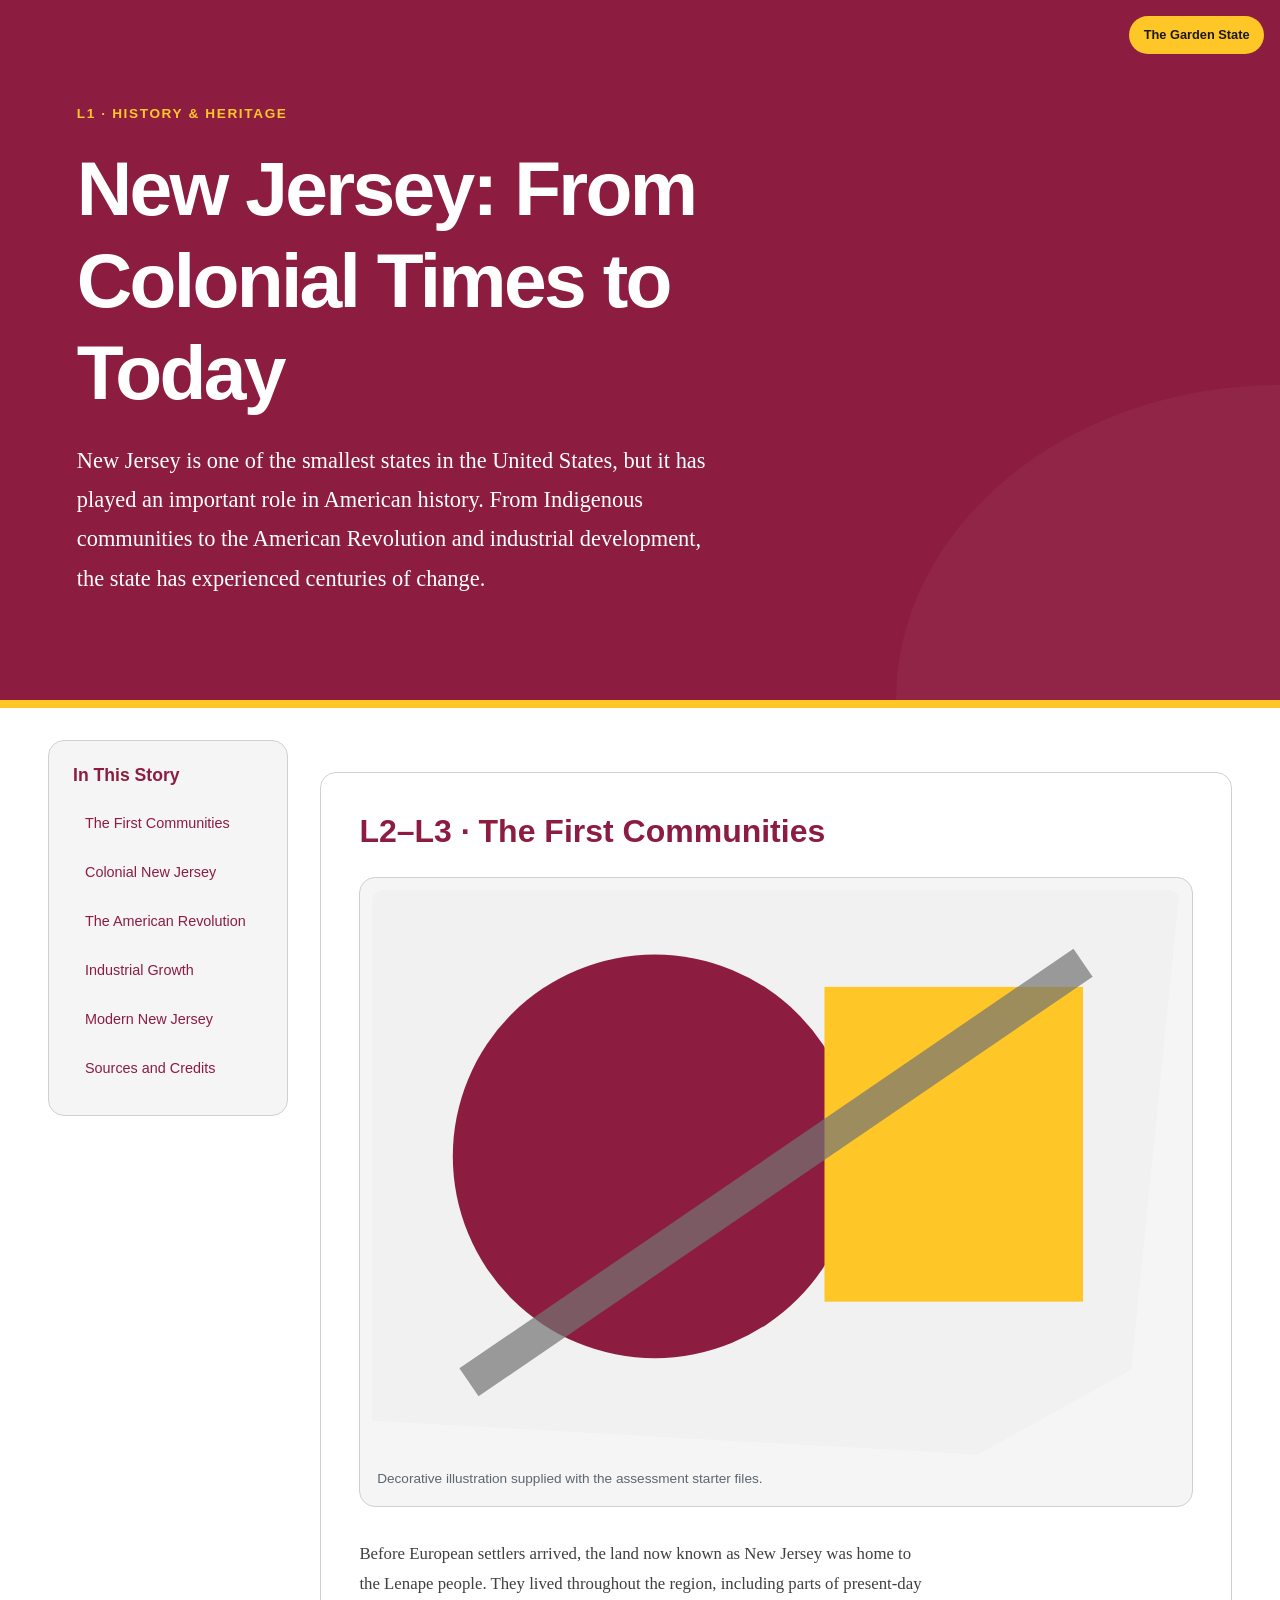
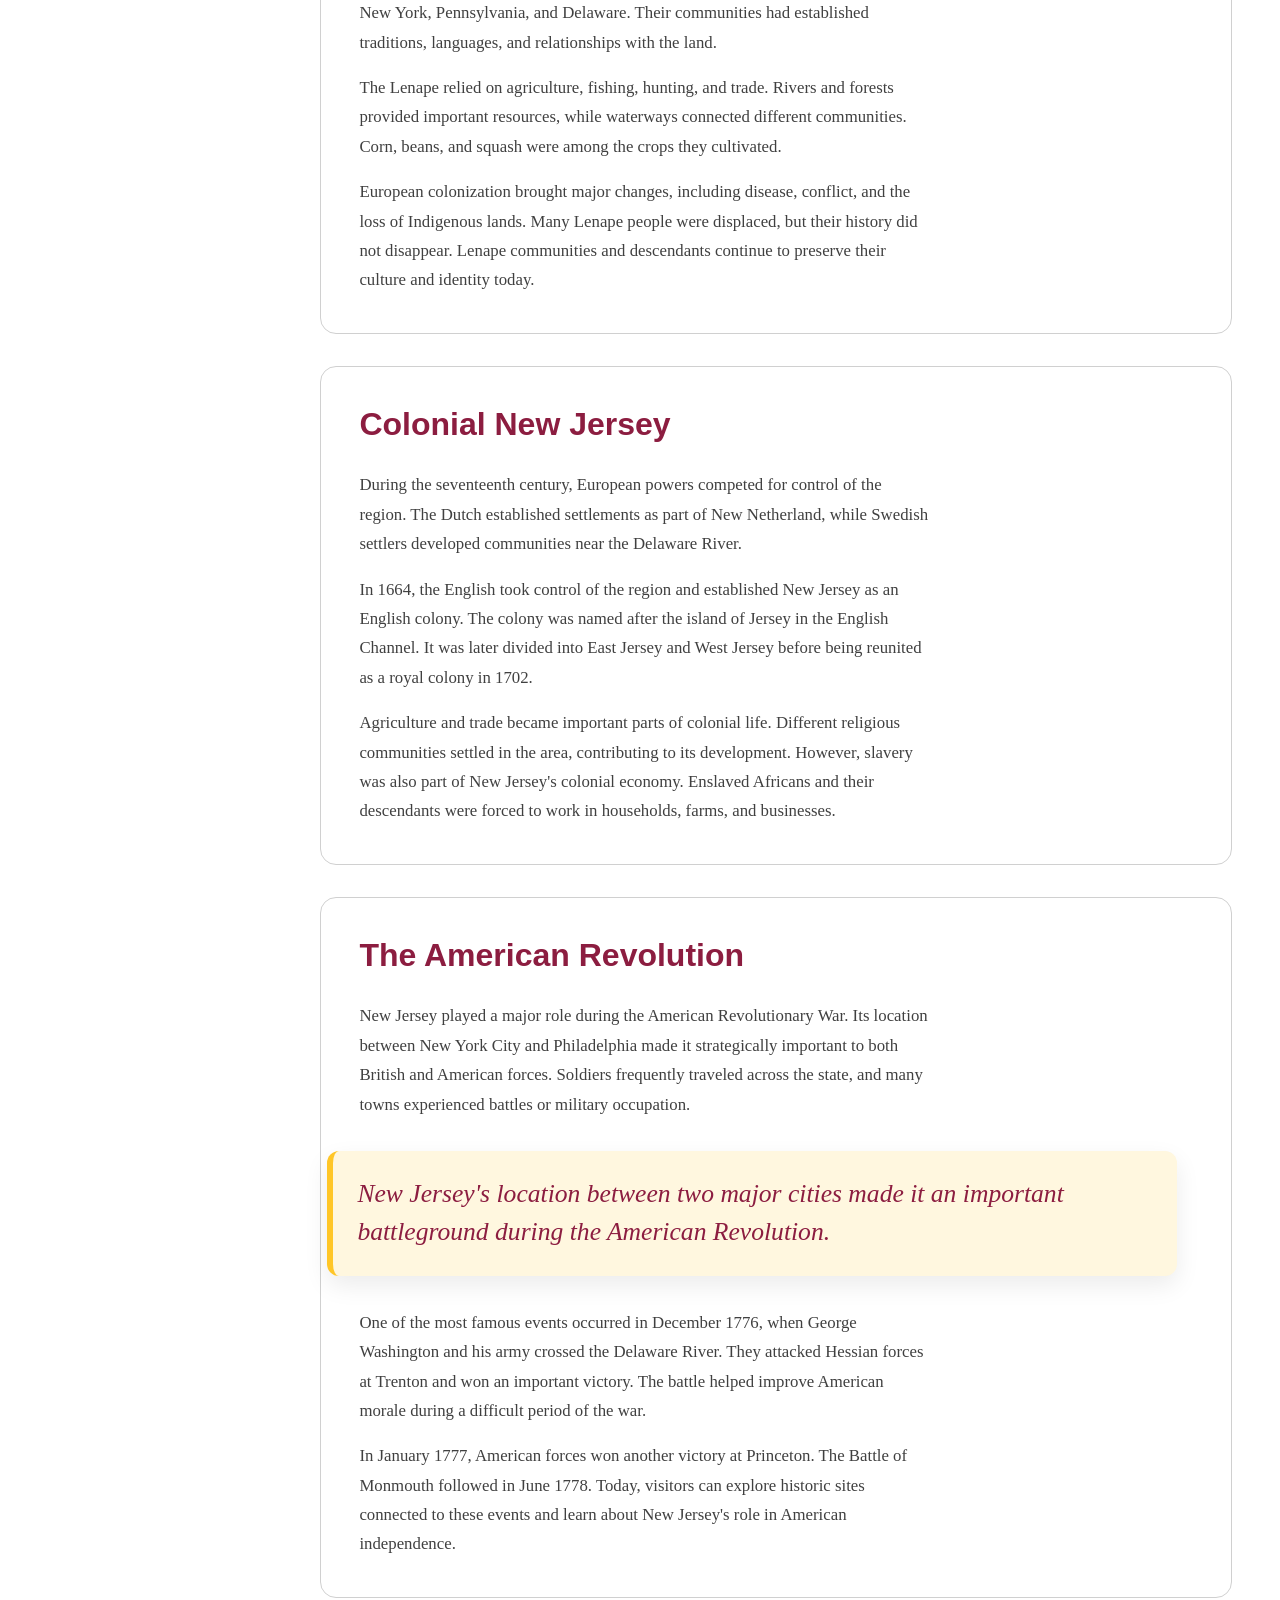
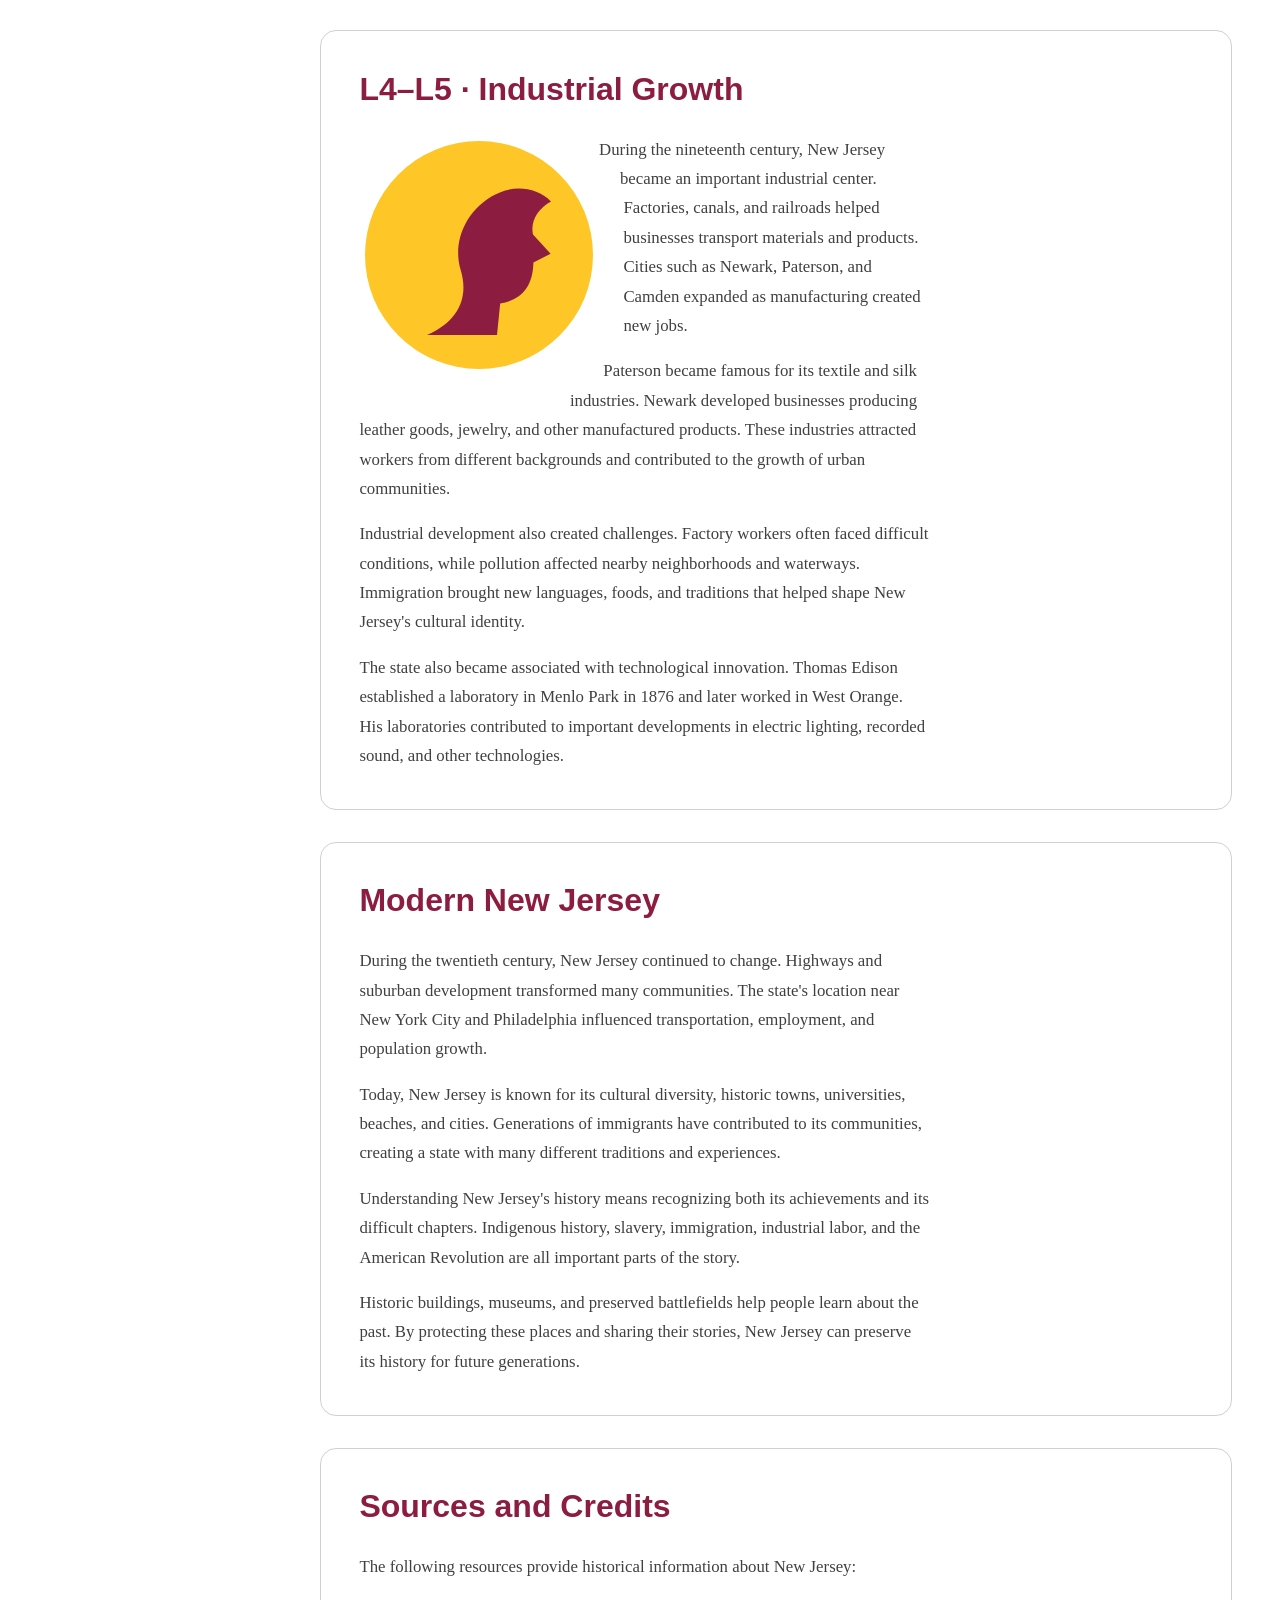
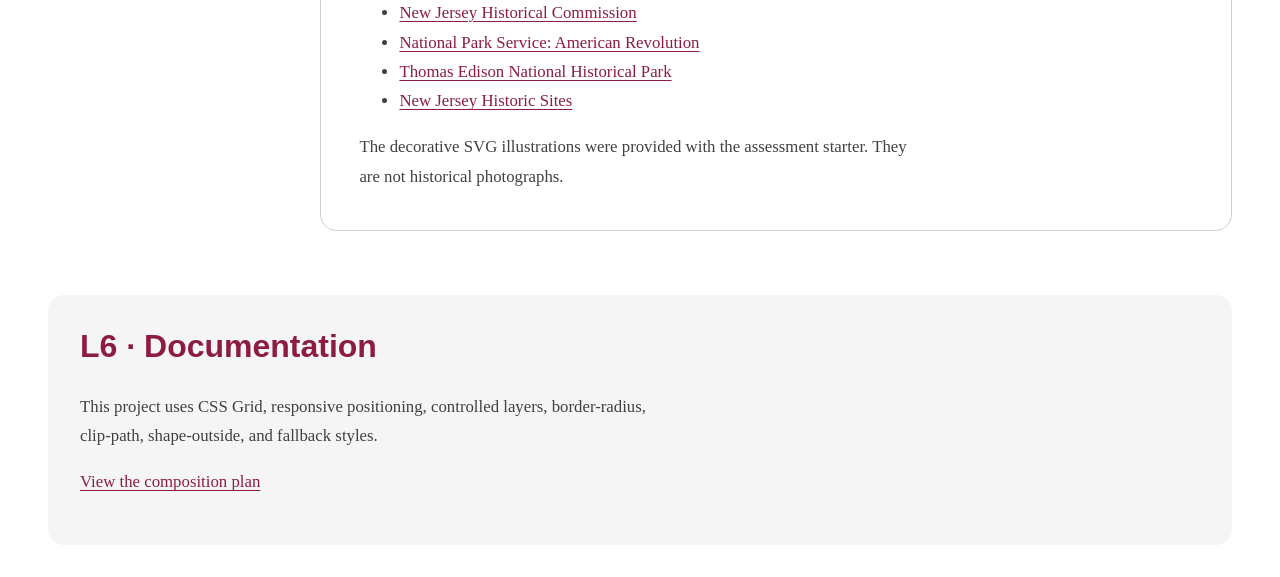
<file: index.html>
<!doctype html>
<html lang="en">
<head>
    <meta charset="utf-8">
    <meta name="viewport" content="width=device-width, initial-scale=1">
    <meta name="description" content="Explore the history of New Jersey, from the Lenape people to modern communities.">
    <title>New Jersey: From Colonial Times to Today</title>
    <link rel="stylesheet" href="styles.css">
</head>

<body>
    <header class="feature-header">
        <p class="eyebrow">L1 · History & Heritage</p>

        <h1>New Jersey: From Colonial Times to Today</h1>

        <p class="lede">
            New Jersey is one of the smallest states in the United States,
            but it has played an important role in American history.
            From Indigenous communities to the American Revolution and
            industrial development, the state has experienced centuries
            of change.
        </p>

        <span class="issue-badge">The Garden State</span>
    </header>

    <main>
        <aside class="story-guide">
            <h2>In This Story</h2>

            <nav aria-label="Story sections">
                <a href="#lenape">The First Communities</a>
                <a href="#colonial">Colonial New Jersey</a>
                <a href="#revolution">The American Revolution</a>
                <a href="#industry">Industrial Growth</a>
                <a href="#modern">Modern New Jersey</a>
                <a href="#sources">Sources and Credits</a>
            </nav>
        </aside>

        <article>
            <section id="lenape">
                <h2>L2–L3 · The First Communities</h2>

                <figure class="feature-figure">
                    <img
                        src="feature.svg"
                        alt="Abstract decorative illustration accompanying the history of New Jersey"
                        width="1000"
                        height="700">

                    <figcaption>
                        Decorative illustration supplied with
                        the assessment starter files.
                    </figcaption>
                </figure>

                <p>
                    Before European settlers arrived, the land now known
                    as New Jersey was home to the Lenape people. They
                    lived throughout the region, including parts of
                    present-day New York, Pennsylvania, and Delaware.
                    Their communities had established traditions,
                    languages, and relationships with the land.
                </p>

                <p>
                    The Lenape relied on agriculture, fishing, hunting,
                    and trade. Rivers and forests provided important
                    resources, while waterways connected different
                    communities. Corn, beans, and squash were among
                    the crops they cultivated.
                </p>

                <p>
                    European colonization brought major changes,
                    including disease, conflict, and the loss of
                    Indigenous lands. Many Lenape people were
                    displaced, but their history did not disappear.
                    Lenape communities and descendants continue
                    to preserve their culture and identity today.
                </p>
            </section>

            <section id="colonial">
                <h2>Colonial New Jersey</h2>

                <p>
                    During the seventeenth century, European powers
                    competed for control of the region. The Dutch
                    established settlements as part of New Netherland,
                    while Swedish settlers developed communities
                    near the Delaware River.
                </p>

                <p>
                    In 1664, the English took control of the region
                    and established New Jersey as an English colony.
                    The colony was named after the island of Jersey
                    in the English Channel. It was later divided
                    into East Jersey and West Jersey before being
                    reunited as a royal colony in 1702.
                </p>

                <p>
                    Agriculture and trade became important parts
                    of colonial life. Different religious communities
                    settled in the area, contributing to its
                    development. However, slavery was also part
                    of New Jersey's colonial economy. Enslaved
                    Africans and their descendants were forced
                    to work in households, farms, and businesses.
                </p>
            </section>

            <section id="revolution">
                <h2>The American Revolution</h2>

                <p>
                    New Jersey played a major role during the
                    American Revolutionary War. Its location
                    between New York City and Philadelphia made
                    it strategically important to both British
                    and American forces. Soldiers frequently
                    traveled across the state, and many towns
                    experienced battles or military occupation.
                </p>

                <blockquote class="pull-quote">
                    New Jersey's location between two major cities
                    made it an important battleground during the
                    American Revolution.
                </blockquote>

                <p>
                    One of the most famous events occurred in
                    December 1776, when George Washington and
                    his army crossed the Delaware River. They
                    attacked Hessian forces at Trenton and won
                    an important victory. The battle helped
                    improve American morale during a difficult
                    period of the war.
                </p>

                <p>
                    In January 1777, American forces won another
                    victory at Princeton. The Battle of Monmouth
                    followed in June 1778. Today, visitors can
                    explore historic sites connected to these
                    events and learn about New Jersey's role
                    in American independence.
                </p>
            </section>

            <section id="industry">
                <h2>L4–L5 · Industrial Growth</h2>

                <img
                    class="shape-portrait"
                    src="portrait.svg"
                    alt="Abstract decorative illustration used beside the industrial history section"
                    width="600"
                    height="600">

                <p>
                    During the nineteenth century, New Jersey
                    became an important industrial center.
                    Factories, canals, and railroads helped
                    businesses transport materials and products.
                    Cities such as Newark, Paterson, and Camden
                    expanded as manufacturing created new jobs.
                </p>

                <p>
                    Paterson became famous for its textile
                    and silk industries. Newark developed
                    businesses producing leather goods,
                    jewelry, and other manufactured products.
                    These industries attracted workers from
                    different backgrounds and contributed
                    to the growth of urban communities.
                </p>

                <p>
                    Industrial development also created
                    challenges. Factory workers often faced
                    difficult conditions, while pollution
                    affected nearby neighborhoods and waterways.
                    Immigration brought new languages,
                    foods, and traditions that helped
                    shape New Jersey's cultural identity.
                </p>

                <p>
                    The state also became associated with
                    technological innovation. Thomas Edison
                    established a laboratory in Menlo Park
                    in 1876 and later worked in West Orange.
                    His laboratories contributed to important
                    developments in electric lighting,
                    recorded sound, and other technologies.
                </p>
            </section>

            <section id="modern">
                <h2>Modern New Jersey</h2>

                <p>
                    During the twentieth century, New Jersey
                    continued to change. Highways and suburban
                    development transformed many communities.
                    The state's location near New York City
                    and Philadelphia influenced transportation,
                    employment, and population growth.
                </p>

                <p>
                    Today, New Jersey is known for its cultural
                    diversity, historic towns, universities,
                    beaches, and cities. Generations of immigrants
                    have contributed to its communities,
                    creating a state with many different
                    traditions and experiences.
                </p>

                <p>
                    Understanding New Jersey's history means
                    recognizing both its achievements and
                    its difficult chapters. Indigenous history,
                    slavery, immigration, industrial labor,
                    and the American Revolution are all
                    important parts of the story.
                </p>

                <p>
                    Historic buildings, museums, and preserved
                    battlefields help people learn about the
                    past. By protecting these places and
                    sharing their stories, New Jersey can
                    preserve its history for future generations.
                </p>
            </section>

            <section id="sources">
                <h2>Sources and Credits</h2>

                <p>
                    The following resources provide historical
                    information about New Jersey:
                </p>

                <ul>
                    <li>
                        <a href="https://www.nj.gov/state/historical/">
                            New Jersey Historical Commission
                        </a>
                    </li>

                    <li>
                        <a href="https://www.nps.gov/subjects/americanrevolution/">
                            National Park Service:
                            American Revolution
                        </a>
                    </li>

                    <li>
                        <a href="https://www.nps.gov/edis/">
                            Thomas Edison National Historical Park
                        </a>
                    </li>

                    <li>
                        <a href="https://www.nj.gov/dep/parksandforests/historic/">
                            New Jersey Historic Sites
                        </a>
                    </li>
                </ul>

                <p>
                    The decorative SVG illustrations were
                    provided with the assessment starter.
                    They are not historical photographs.
                </p>
            </section>
        </article>

        <section class="documentation">
            <h2>L6 · Documentation</h2>

            <p>
                This project uses CSS Grid, responsive positioning,
                controlled layers, border-radius, clip-path,
                shape-outside, and fallback styles.
            </p>

            <p>
                <a href="composition-plan.html">
                    View the composition plan
                </a>
            </p>
        </section>
    </main>
</body>
</html>
</file>
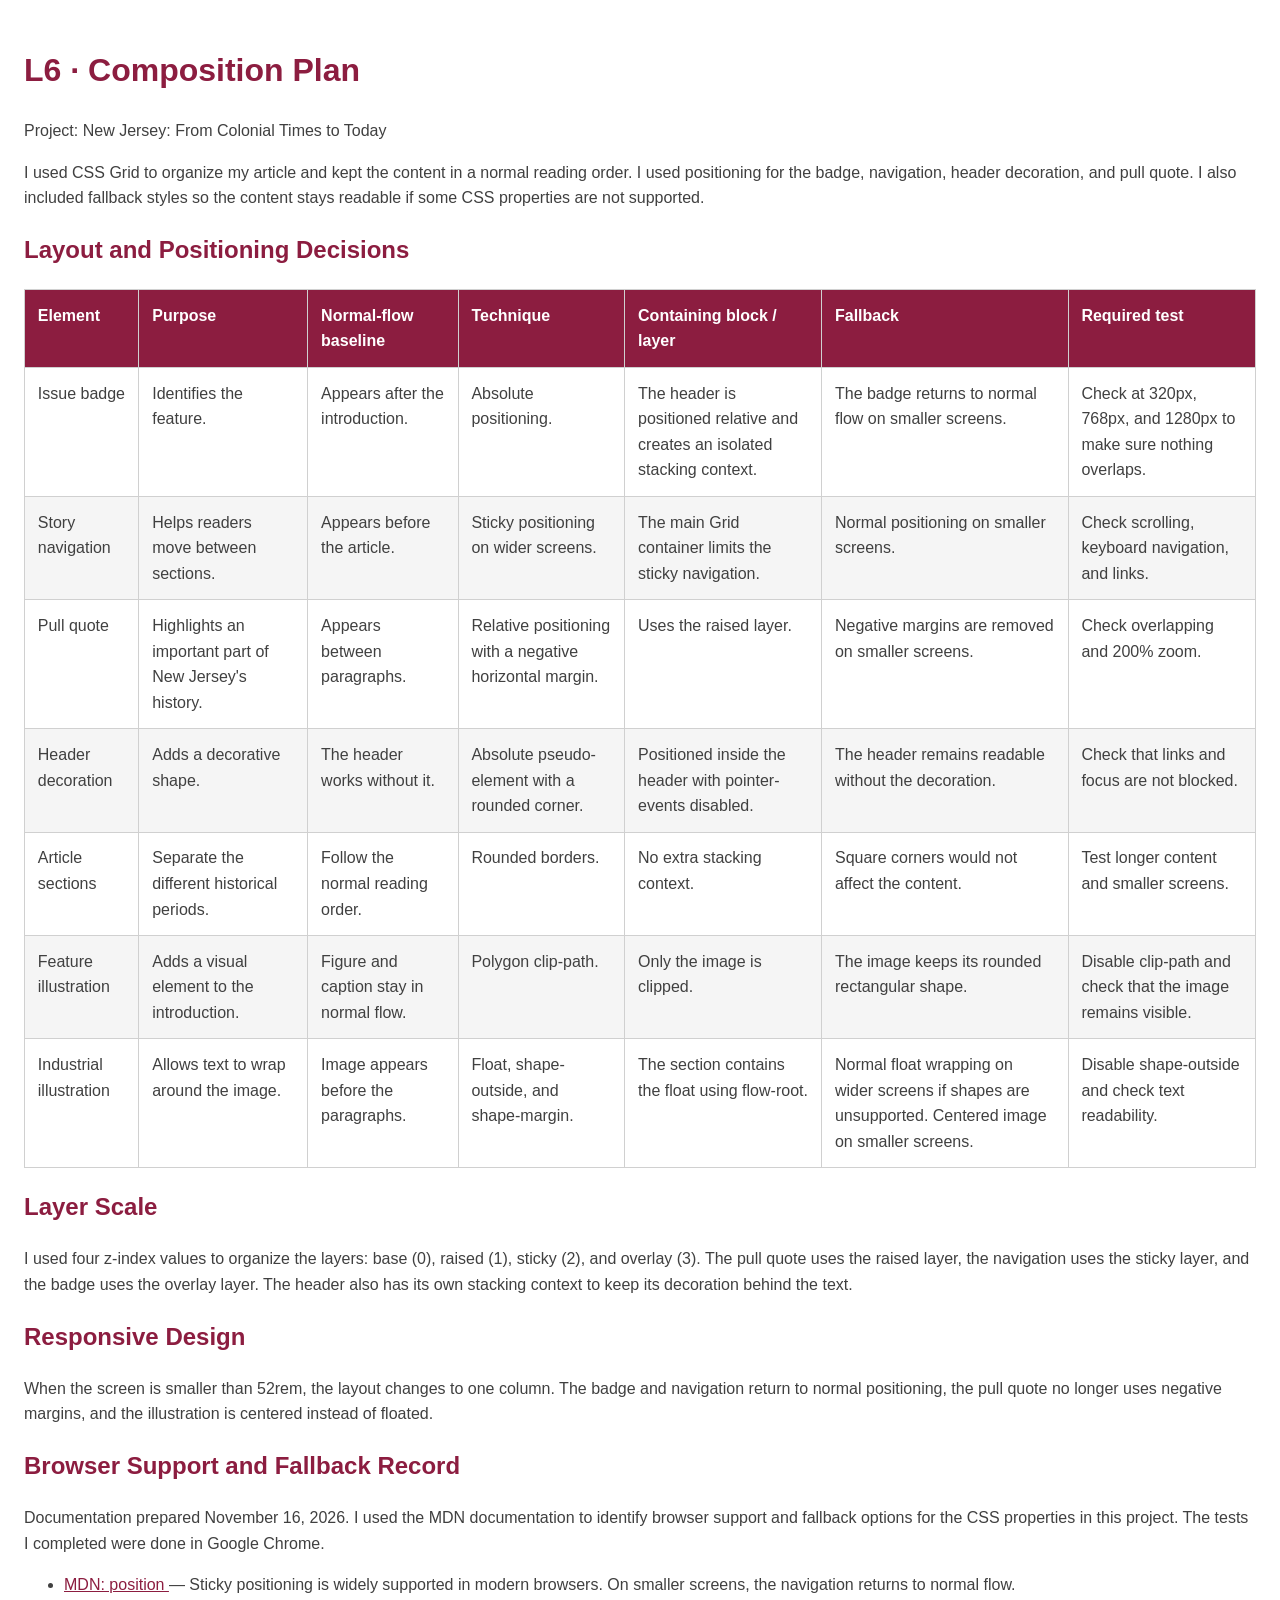
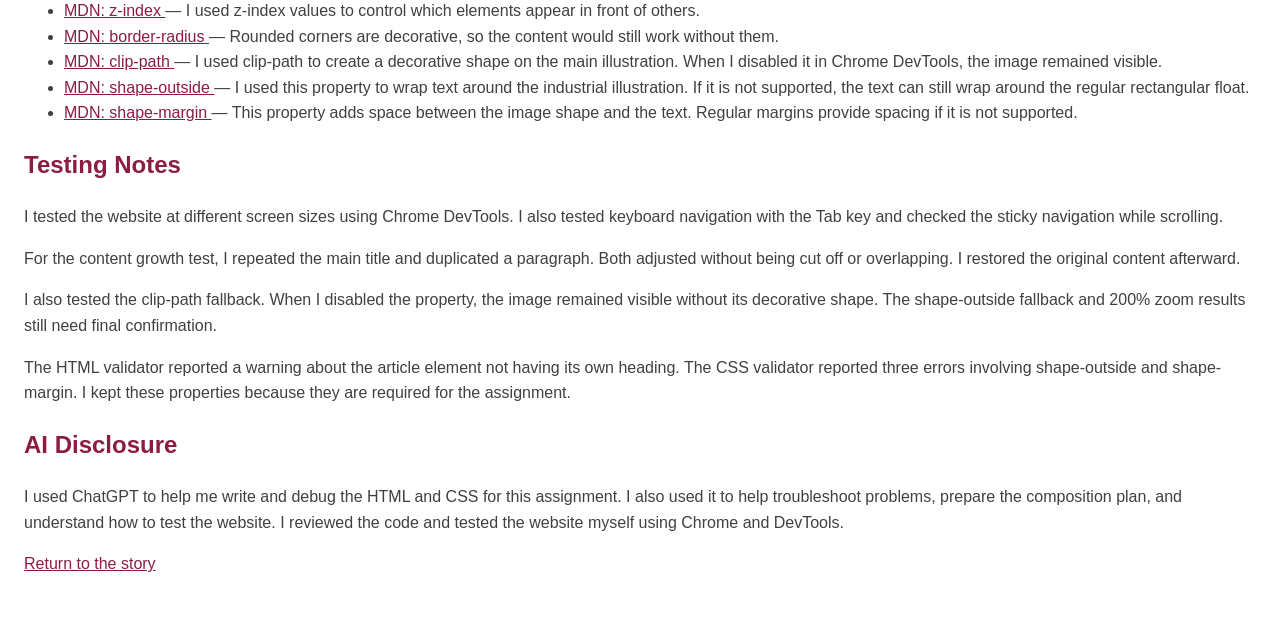
<file: composition-plan.html>
<!doctype html>
<html lang="en">
<head>
    <meta charset="utf-8">
    <meta name="viewport" content="width=device-width, initial-scale=1">
    <title>Composition Plan | New Jersey History</title>
    <style>
        *,
        *::before,
        *::after {
            box-sizing: border-box;
        }

        body {
            max-width: 90rem;
            margin: auto;
            padding: 1.5rem;
            background: #ffffff;
            color: #404040;
            font-family: Arial, sans-serif;
            line-height: 1.6;
        }

        h1,
        h2 {
            color: #8c1d40;
        }

        .table-container {
            overflow-x: auto;
        }

        table {
            width: 100%;
            border-collapse: collapse;
            background: #ffffff;
        }

        th,
        td {
            padding: 0.8rem;
            border: 1px solid #d0d0d0;
            text-align: left;
            vertical-align: top;
        }

        th {
            background: #8c1d40;
            color: #ffffff;
        }

        tr:nth-child(even) {
            background: #f5f5f5;
        }

        a {
            color: #8c1d40;
        }

        a:focus-visible {
            outline: 3px solid #ffc627;
            outline-offset: 3px;
        }
    </style>
</head>
<body>
    <h1>L6 · Composition Plan</h1>

    <p>Project: New Jersey: From Colonial Times to Today</p>

    <p>
        I used CSS Grid to organize my article and kept
        the content in a normal reading order. I used
        positioning for the badge, navigation, header
        decoration, and pull quote. I also included
        fallback styles so the content stays readable
        if some CSS properties are not supported.
    </p>

    <h2>Layout and Positioning Decisions</h2>

    <div class="table-container">
        <table>
            <thead>
                <tr>
                    <th scope="col">Element</th>
                    <th scope="col">Purpose</th>
                    <th scope="col">Normal-flow baseline</th>
                    <th scope="col">Technique</th>
                    <th scope="col">Containing block / layer</th>
                    <th scope="col">Fallback</th>
                    <th scope="col">Required test</th>
                </tr>
            </thead>
            <tbody>
                <tr>
                    <td>Issue badge</td>
                    <td>Identifies the feature.</td>
                    <td>Appears after the introduction.</td>
                    <td>Absolute positioning.</td>
                    <td>
                        The header is positioned relative
                        and creates an isolated stacking context.
                    </td>
                    <td>
                        The badge returns to normal flow
                        on smaller screens.
                    </td>
                    <td>
                        Check at 320px, 768px, and 1280px
                        to make sure nothing overlaps.
                    </td>
                </tr>

                <tr>
                    <td>Story navigation</td>
                    <td>
                        Helps readers move between sections.
                    </td>
                    <td>
                        Appears before the article.
                    </td>
                    <td>
                        Sticky positioning on wider screens.
                    </td>
                    <td>
                        The main Grid container limits
                        the sticky navigation.
                    </td>
                    <td>
                        Normal positioning on smaller screens.
                    </td>
                    <td>
                        Check scrolling, keyboard navigation,
                        and links.
                    </td>
                </tr>

                <tr>
                    <td>Pull quote</td>
                    <td>
                        Highlights an important part
                        of New Jersey's history.
                    </td>
                    <td>
                        Appears between paragraphs.
                    </td>
                    <td>
                        Relative positioning with
                        a negative horizontal margin.
                    </td>
                    <td>
                        Uses the raised layer.
                    </td>
                    <td>
                        Negative margins are removed
                        on smaller screens.
                    </td>
                    <td>
                        Check overlapping and 200% zoom.
                    </td>
                </tr>

                <tr>
                    <td>Header decoration</td>
                    <td>
                        Adds a decorative shape.
                    </td>
                    <td>
                        The header works without it.
                    </td>
                    <td>
                        Absolute pseudo-element
                        with a rounded corner.
                    </td>
                    <td>
                        Positioned inside the header
                        with pointer-events disabled.
                    </td>
                    <td>
                        The header remains readable
                        without the decoration.
                    </td>
                    <td>
                        Check that links and focus
                        are not blocked.
                    </td>
                </tr>

                <tr>
                    <td>Article sections</td>
                    <td>
                        Separate the different
                        historical periods.
                    </td>
                    <td>
                        Follow the normal reading order.
                    </td>
                    <td>
                        Rounded borders.
                    </td>
                    <td>
                        No extra stacking context.
                    </td>
                    <td>
                        Square corners would not
                        affect the content.
                    </td>
                    <td>
                        Test longer content and
                        smaller screens.
                    </td>
                </tr>

                <tr>
                    <td>Feature illustration</td>
                    <td>
                        Adds a visual element
                        to the introduction.
                    </td>
                    <td>
                        Figure and caption
                        stay in normal flow.
                    </td>
                    <td>
                        Polygon clip-path.
                    </td>
                    <td>
                        Only the image is clipped.
                    </td>
                    <td>
                        The image keeps its rounded
                        rectangular shape.
                    </td>
                    <td>
                        Disable clip-path and check
                        that the image remains visible.
                    </td>
                </tr>

                <tr>
                    <td>Industrial illustration</td>
                    <td>
                        Allows text to wrap
                        around the image.
                    </td>
                    <td>
                        Image appears before the paragraphs.
                    </td>
                    <td>
                        Float, shape-outside,
                        and shape-margin.
                    </td>
                    <td>
                        The section contains the float
                        using flow-root.
                    </td>
                    <td>
                        Normal float wrapping on wider
                        screens if shapes are unsupported.
                        Centered image on smaller screens.
                    </td>
                    <td>
                        Disable shape-outside
                        and check text readability.
                    </td>
                </tr>
            </tbody>
        </table>
    </div>

    <h2>Layer Scale</h2>

    <p>
        I used four z-index values to organize the layers:
        base (0), raised (1), sticky (2), and overlay (3).
        The pull quote uses the raised layer, the navigation
        uses the sticky layer, and the badge uses the overlay
        layer. The header also has its own stacking context
        to keep its decoration behind the text.
    </p>

    <h2>Responsive Design</h2>

    <p>
        When the screen is smaller than 52rem, the layout
        changes to one column. The badge and navigation
        return to normal positioning, the pull quote
        no longer uses negative margins, and the
        illustration is centered instead of floated.
    </p>

    <h2>Browser Support and Fallback Record</h2>

    <p>
        Documentation prepared November 16, 2026.
        I used the MDN documentation to identify browser
        support and fallback options for the CSS properties
        in this project. The tests I completed were done
        in Google Chrome.
    </p>

    <ul>
        <li>
            <a href="https://developer.mozilla.org/en-US/docs/Web/CSS/position">
                MDN: position
            </a>
            — Sticky positioning is widely supported
            in modern browsers. On smaller screens,
            the navigation returns to normal flow.
        </li>

        <li>
            <a href="https://developer.mozilla.org/en-US/docs/Web/CSS/z-index">
                MDN: z-index
            </a>
            — I used z-index values to control which
            elements appear in front of others.
        </li>

        <li>
            <a href="https://developer.mozilla.org/en-US/docs/Web/CSS/border-radius">
                MDN: border-radius
            </a>
            — Rounded corners are decorative, so
            the content would still work without them.
        </li>

        <li>
            <a href="https://developer.mozilla.org/en-US/docs/Web/CSS/clip-path">
                MDN: clip-path
            </a>
            — I used clip-path to create a decorative
            shape on the main illustration. When I
            disabled it in Chrome DevTools, the image
            remained visible.
        </li>

        <li>
            <a href="https://developer.mozilla.org/en-US/docs/Web/CSS/shape-outside">
                MDN: shape-outside
            </a>
            — I used this property to wrap text around
            the industrial illustration. If it is not
            supported, the text can still wrap around
            the regular rectangular float.
        </li>

        <li>
            <a href="https://developer.mozilla.org/en-US/docs/Web/CSS/shape-margin">
                MDN: shape-margin
            </a>
            — This property adds space between the
            image shape and the text. Regular margins
            provide spacing if it is not supported.
        </li>
    </ul>

    <h2>Testing Notes</h2>

    <p>
        I tested the website at different screen sizes
        using Chrome DevTools. I also tested keyboard
        navigation with the Tab key and checked the
        sticky navigation while scrolling.
    </p>

    <p>
        For the content growth test, I repeated the
        main title and duplicated a paragraph.
        Both adjusted without being cut off or overlapping.
        I restored the original content afterward.
    </p>

    <p>
        I also tested the clip-path fallback.
        When I disabled the property, the image
        remained visible without its decorative shape.
        The shape-outside fallback and 200% zoom
        results still need final confirmation.
    </p>

    <p>
        The HTML validator reported a warning about
        the article element not having its own heading.
        The CSS validator reported three errors
        involving shape-outside and shape-margin.
        I kept these properties because they are
        required for the assignment.
    </p>

    <h2>AI Disclosure</h2>

    <p>
        I used ChatGPT to help me write and debug
        the HTML and CSS for this assignment.
        I also used it to help troubleshoot problems,
        prepare the composition plan, and understand
        how to test the website. I reviewed the code
        and tested the website myself using Chrome
        and DevTools.
    </p>

    <p>
        <a href="index.html">Return to the story</a>
    </p>
</body>
</html>
</file>
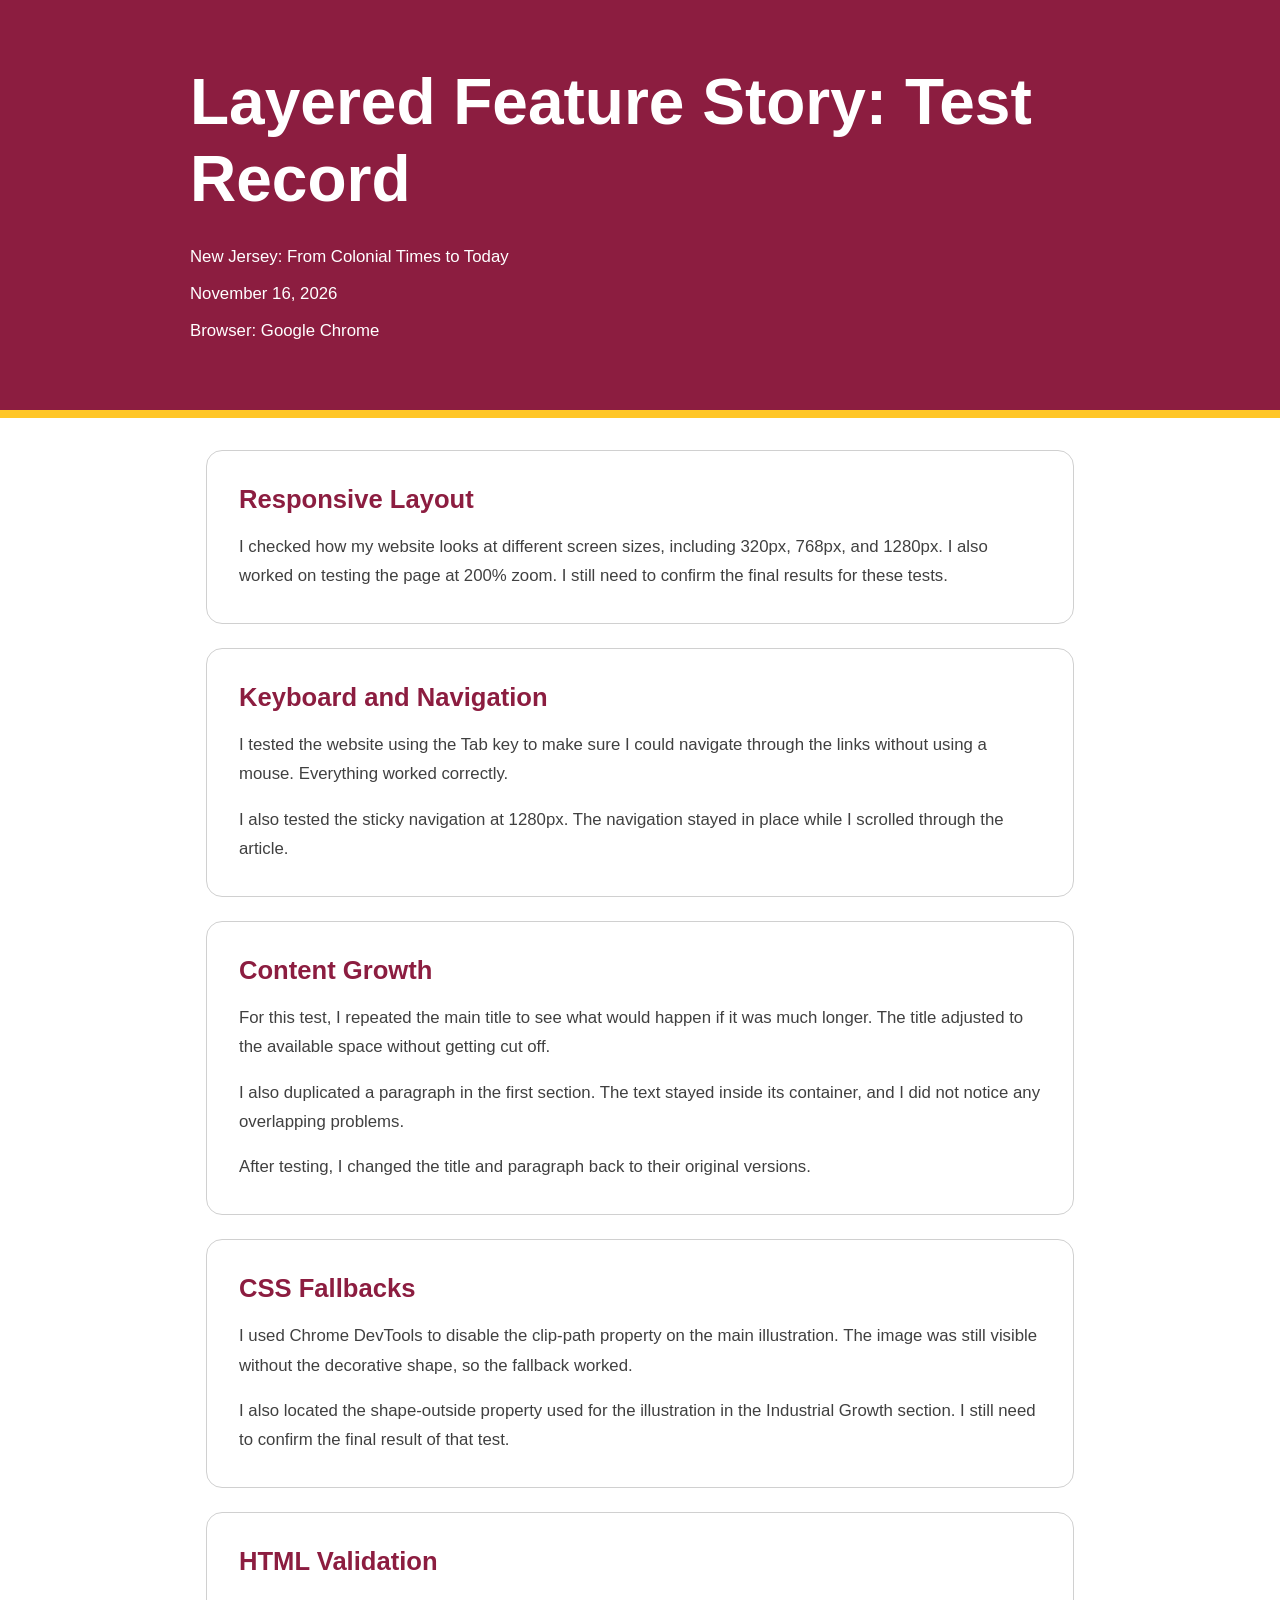
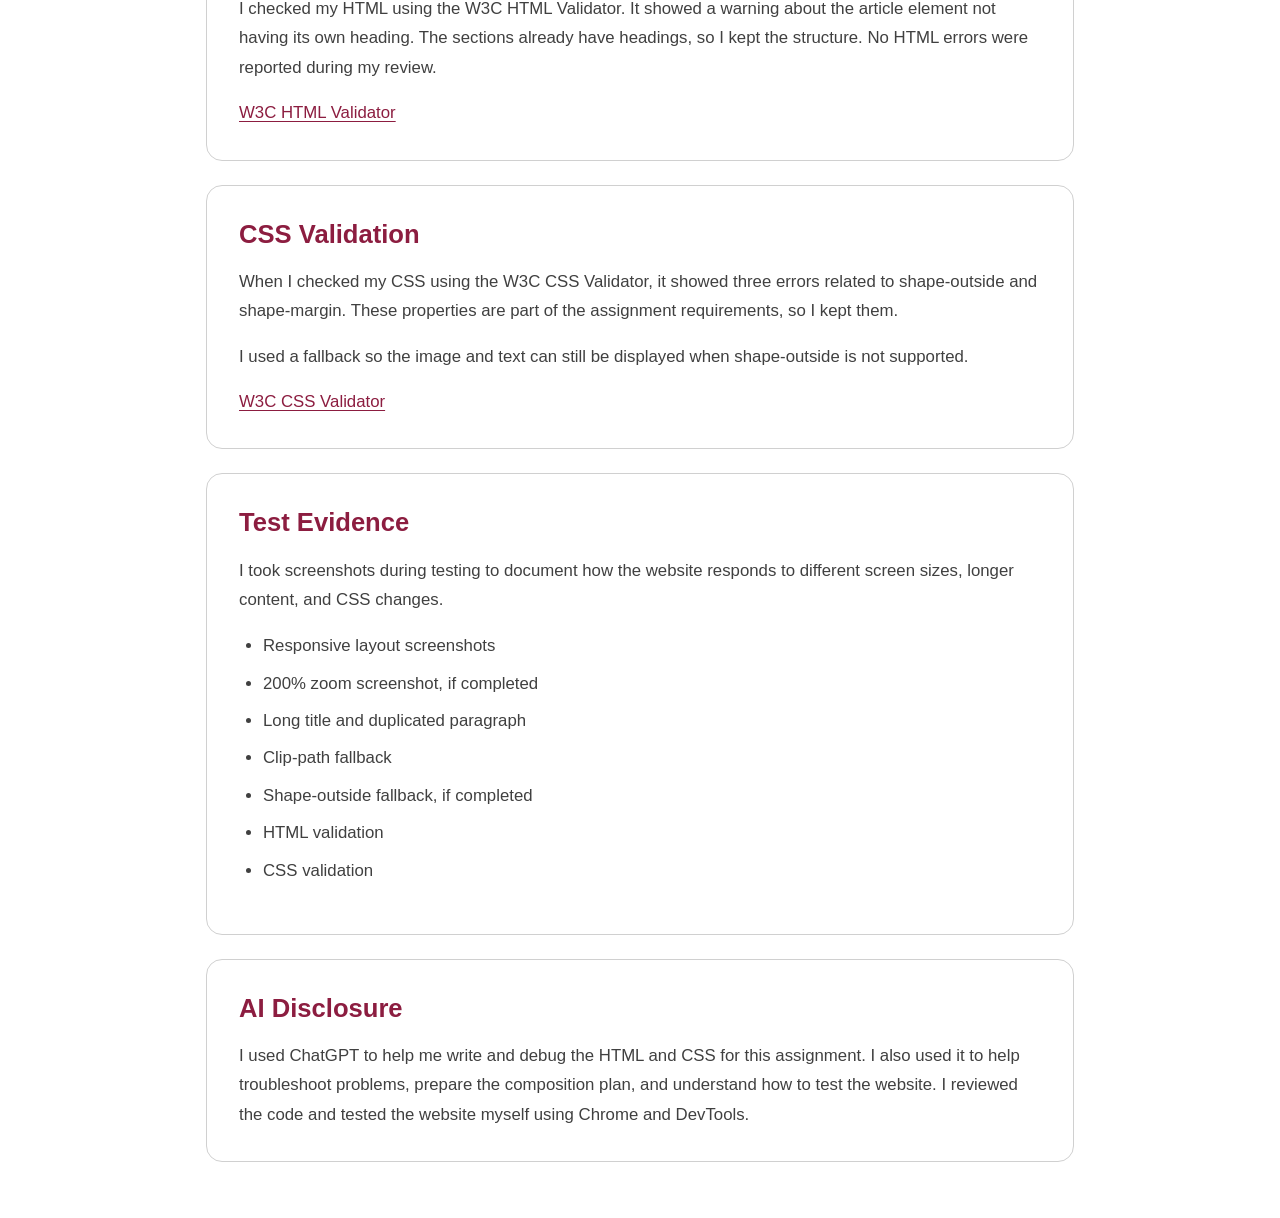
<file: test-record.html>
<!DOCTYPE html>
<html lang="en">
<head>
    <meta charset="UTF-8">
    <meta name="viewport" content="width=device-width, initial-scale=1">
    <title>Test Record - Layered Feature Story</title>
    <style>
        *,
        *::before,
        *::after {
            box-sizing: border-box;
        }

        body {
            margin: 0;
            background: #ffffff;
            color: #404040;
            font-family: Arial, sans-serif;
            font-size: 1.05rem;
            line-height: 1.75;
        }

        .feature-header {
            padding: 4rem max(1.5rem, calc((100% - 900px) / 2));
            background: #8c1d40;
            color: #ffffff;
            border-bottom: 0.5rem solid #ffc627;
        }

        h1 {
            max-width: 900px;
            margin: 0 0 1.5rem;
            font-size: clamp(2rem, 5vw, 4rem);
            line-height: 1.2;
            overflow-wrap: break-word;
        }

        .feature-header p {
            margin: 0.5rem 0;
        }

        main {
            display: block;
            width: 100%;
            max-width: 900px;
            margin: 0 auto;
            padding: 2rem 1rem;
        }

        article {
            display: block;
            width: 100%;
        }

        article section {
            display: block;
            width: 100%;
            margin: 0 0 1.5rem;
            padding: 2rem;
            border: 1px solid #d0d0d0;
            border-radius: 1rem;
            background: #ffffff;
        }

        h2 {
            margin: 0 0 1rem;
            color: #8c1d40;
            font-size: 1.6rem;
            line-height: 1.3;
        }

        p {
            margin: 0 0 1rem;
        }

        p:last-child {
            margin-bottom: 0;
        }

        a {
            color: #8c1d40;
            text-underline-offset: 0.2em;
        }

        a:focus-visible {
            outline: 3px solid #ffc627;
            outline-offset: 4px;
        }

        ul {
            padding-left: 1.5rem;
        }

        li {
            margin-bottom: 0.5rem;
        }

        @media (max-width: 600px) {
            .feature-header {
                padding: 3rem 1.25rem;
            }

            main {
                padding: 1rem;
            }

            article section {
                padding: 1.25rem;
            }
        }
    </style>
</head>
<body>
    <header class="feature-header">
        <h1>Layered Feature Story: Test Record</h1>
        <p>New Jersey: From Colonial Times to Today</p>
        <p>November 16, 2026</p>
        <p>Browser: Google Chrome</p>
    </header>

    <main>
        <article>
            <section>
                <h2>Responsive Layout</h2>
                <p>
                    I checked how my website looks at different
                    screen sizes, including 320px, 768px, and
                    1280px. I also worked on testing the page
                    at 200% zoom. I still need to confirm the
                    final results for these tests.
                </p>
            </section>

            <section>
                <h2>Keyboard and Navigation</h2>
                <p>
                    I tested the website using the Tab key
                    to make sure I could navigate through
                    the links without using a mouse.
                    Everything worked correctly.
                </p>
                <p>
                    I also tested the sticky navigation
                    at 1280px. The navigation stayed in
                    place while I scrolled through the article.
                </p>
            </section>

            <section>
                <h2>Content Growth</h2>
                <p>
                    For this test, I repeated the main title
                    to see what would happen if it was much
                    longer. The title adjusted to the available
                    space without getting cut off.
                </p>
                <p>
                    I also duplicated a paragraph in the first
                    section. The text stayed inside its
                    container, and I did not notice any
                    overlapping problems.
                </p>
                <p>
                    After testing, I changed the title and
                    paragraph back to their original versions.
                </p>
            </section>

            <section>
                <h2>CSS Fallbacks</h2>
                <p>
                    I used Chrome DevTools to disable the
                    clip-path property on the main illustration.
                    The image was still visible without the
                    decorative shape, so the fallback worked.
                </p>
                <p>
                    I also located the shape-outside property
                    used for the illustration in the Industrial
                    Growth section. I still need to confirm
                    the final result of that test.
                </p>
            </section>

            <section>
                <h2>HTML Validation</h2>
                <p>
                    I checked my HTML using the W3C HTML
                    Validator. It showed a warning about
                    the article element not having its own
                    heading. The sections already have
                    headings, so I kept the structure.
                    No HTML errors were reported during
                    my review.
                </p>
                <p>
                    <a href="https://validator.w3.org/">
                        W3C HTML Validator
                    </a>
                </p>
            </section>

            <section>
                <h2>CSS Validation</h2>
                <p>
                    When I checked my CSS using the W3C CSS
                    Validator, it showed three errors related
                    to shape-outside and shape-margin.
                    These properties are part of the
                    assignment requirements, so I kept them.
                </p>
                <p>
                    I used a fallback so the image and text
                    can still be displayed when shape-outside
                    is not supported.
                </p>
                <p>
                    <a href="https://jigsaw.w3.org/css-validator/">
                        W3C CSS Validator
                    </a>
                </p>
            </section>

            <section>
                <h2>Test Evidence</h2>
                <p>
                    I took screenshots during testing to
                    document how the website responds to
                    different screen sizes, longer content,
                    and CSS changes.
                </p>
                <ul>
                    <li>Responsive layout screenshots</li>
                    <li>200% zoom screenshot, if completed</li>
                    <li>Long title and duplicated paragraph</li>
                    <li>Clip-path fallback</li>
                    <li>Shape-outside fallback, if completed</li>
                    <li>HTML validation</li>
                    <li>CSS validation</li>
                </ul>
            </section>

            <section>
                <h2>AI Disclosure</h2>
                <p>
                    I used ChatGPT to help me write and debug
                    the HTML and CSS for this assignment.
                    I also used it to help troubleshoot problems,
                    prepare the composition plan, and understand
                    how to test the website. I reviewed the code
                    and tested the website myself using Chrome
                    and DevTools.
                </p>
            </section>
        </article>
    </main>
</body>
</html>
</file>
<file: styles.css>
:root {
    --color-text: #404040;
    --color-background: #ffffff;
    --color-surface: #ffffff;
    --color-primary: #8c1d40;
    --color-secondary: #5c6670;
    --color-accent: #ffc627;
    --color-border: #d0d0d0;
    --color-muted: #5c6670;
    --space-1: 0.5rem;
    --space-2: 1rem;
    --space-3: 1.5rem;
    --space-4: 2rem;
    --space-5: 3rem;
    --radius: 1rem;
    --measure: 68ch;
    --layer-base: 0;
    --layer-raised: 1;
    --layer-sticky: 2;
    --layer-overlay: 3;
}

*,
*::before,
*::after {
    box-sizing: border-box;
}

html {
    scroll-behavior: smooth;
    scroll-padding-top: 2rem;
}

body {
    margin: 0;
    background: var(--color-background);
    color: var(--color-text);
    font-family: Georgia, "Times New Roman", serif;
    font-size: 1.05rem;
    line-height: 1.75;
}

h1,
h2,
h3,
nav,
.eyebrow,
.issue-badge {
    font-family: Arial, Helvetica, sans-serif;
}

h1,
h2,
h3 {
    line-height: 1.2;
}

h1 {
    max-width: 16ch;
    margin: 1rem 0;
    font-size: clamp(2.5rem, 6vw, 5rem);
    letter-spacing: -0.035em;
    overflow-wrap: break-word;
}

h2 {
    margin-top: 0;
    color: var(--color-primary);
    font-size: clamp(1.5rem, 3vw, 2rem);
}

p {
    max-width: var(--measure);
}

a {
    color: var(--color-primary);
    text-underline-offset: 0.2em;
}

a:hover {
    color: #632039;
}

:focus-visible {
    outline: 3px solid var(--color-accent);
    outline-offset: 4px;
}

.feature-header {
    position: relative;
    isolation: isolate;
    padding: clamp(4rem, 8vw, 7rem)
             clamp(1.25rem, 6vw, 5rem);
    background: var(--color-primary);
    color: #ffffff;
    border-bottom: 0.5rem solid var(--color-accent);
}

.feature-header::after {
    content: "";
    position: absolute;
    inset: auto 0 0 auto;
    width: 30%;
    height: 45%;
    background: rgba(255, 255, 255, 0.035);
    border-radius: 100% 0 0 0;
    pointer-events: none;
    z-index: var(--layer-base);
}

.feature-header > * {
    position: relative;
    z-index: var(--layer-raised);
}

.feature-header h1 {
    color: #ffffff;
}

.eyebrow {
    margin: 0;
    color: var(--color-accent);
    font-size: 0.85rem;
    font-weight: bold;
    letter-spacing: 0.12em;
    text-transform: uppercase;
}

.lede {
    max-width: 58ch;
    margin-bottom: 0;
    font-size: clamp(1.1rem, 2vw, 1.4rem);
}

.issue-badge {
    position: absolute;
    top: 1rem;
    right: 1rem;
    padding: 0.5rem 0.9rem;
    border-radius: 999px;
    background: var(--color-accent);
    color: #191919;
    font-size: 0.8rem;
    font-weight: bold;
    z-index: var(--layer-overlay);
}

main {
    display: grid;
    grid-template-columns: minmax(0, 1fr);
    gap: var(--space-4);
    width: min(100%, 78rem);
    margin-inline: auto;
    padding: clamp(1rem, 3vw, 2rem);
}

article {
    min-width: 0;
}

article section {
    display: flow-root;
    margin-block: var(--space-4);
    padding: clamp(1.25rem, 3vw, 2.5rem);
    background: var(--color-surface);
    border: 1px solid var(--color-border);
    border-radius: var(--radius);
    scroll-margin-top: 2rem;
}

article p {
    margin-block: 1rem;
}

article p:last-child {
    margin-bottom: 0;
}

.story-guide {
    align-self: start;
    padding: var(--space-3);
    background: #f5f5f5;
    border: 1px solid var(--color-border);
    border-radius: var(--radius);
}

.story-guide h2 {
    font-size: 1.1rem;
}

.story-guide nav {
    display: flex;
    flex-direction: column;
    gap: 0.3rem;
}

.story-guide a {
    display: block;
    padding: 0.6rem 0.75rem;
    border-radius: 0.5rem;
    color: var(--color-primary);
    font-size: 0.9rem;
    text-decoration: none;
}

.story-guide a:hover,
.story-guide a:focus-visible {
    background: #ffffff;
    text-decoration: underline;
}

.pull-quote {
    position: relative;
    margin: 2rem 0;
    padding: 1.5rem;
    background: #fff7df;
    border-left: 0.4rem solid var(--color-accent);
    border-radius: 0.75rem;
    color: var(--color-primary);
    font-size: clamp(1.2rem, 2vw, 1.6rem);
    font-style: italic;
    line-height: 1.5;
    z-index: var(--layer-raised);
}

img {
    display: block;
    max-width: 100%;
    height: auto;
}

.feature-figure {
    margin: 1.5rem 0 2rem;
    padding: 0.75rem;
    border: 1px solid var(--color-border);
    border-radius: var(--radius);
    background: #f5f5f5;
}

.feature-figure img {
    width: 100%;
    border-radius: 0.75rem;
}

figcaption {
    padding: 0.8rem 0.3rem 0.2rem;
    color: var(--color-muted);
    font-family: Arial, sans-serif;
    font-size: 0.85rem;
}

.shape-portrait {
    width: min(100%, 15rem);
    margin: 0 auto 1.5rem;
    border-radius: 50%;
}

@supports (clip-path: polygon(0 0, 100% 0, 100% 100%)) {
    .feature-figure img {
        clip-path: polygon(
            0 0,
            100% 0,
            94% 85%,
            75% 100%,
            0 94%
        );
    }
}

.documentation {
    padding: var(--space-4);
    background: #f5f5f5;
    border-radius: var(--radius);
}

.documentation p {
    max-width: var(--measure);
}

@media (min-width: 52rem) {
    main {
        grid-template-columns: minmax(12rem, 15rem)
                               minmax(0, 1fr);
        align-items: start;
    }

    .story-guide {
        position: sticky;
        top: 1rem;
        z-index: var(--layer-sticky);
    }

    .pull-quote {
        margin-left: -2rem;
        margin-right: 1rem;
        box-shadow: 0 0.6rem 1.5rem rgba(0, 0, 0, 0.08);
    }

    .documentation {
        grid-column: 1 / -1;
    }

    @supports (shape-outside: circle(50%)) {
        .shape-portrait {
            float: left;
            width: min(38%, 15rem);
            margin: 0 1.5rem 1rem 0;
            shape-outside: circle(50%);
            shape-margin: 1rem;
        }
    }
}

@media (max-width: 51.999rem) {
    .issue-badge {
        position: static;
        display: inline-block;
        margin-top: 1.5rem;
    }

    .story-guide {
        position: static;
    }

    .pull-quote {
        margin-left: 0;
        margin-right: 0;
    }
}

@media (prefers-reduced-motion: reduce) {
    html {
        scroll-behavior: auto;
    }
}
</file>
